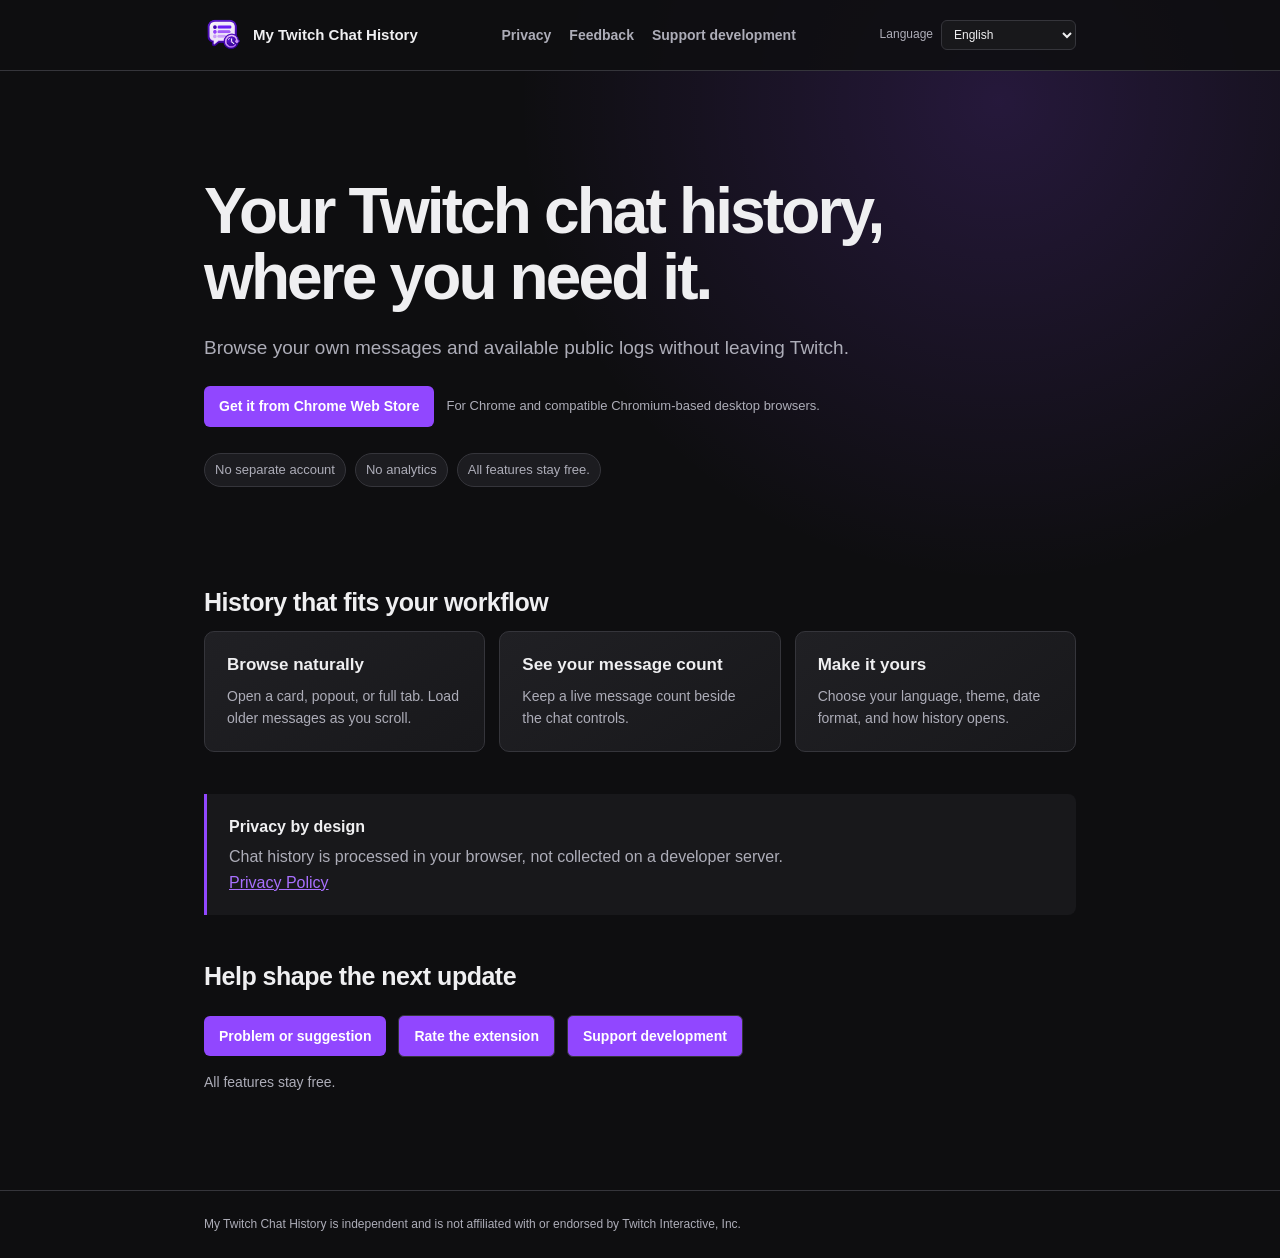
<file: index.html>
<!doctype html>
<html lang="en">
  <head>
    <meta charset="UTF-8" />
    <meta name="viewport" content="width=device-width, initial-scale=1" />
    <meta name="description" content="My Twitch Chat History lets you view your personal chat history and message count directly inside Twitch." />
    <title>My Twitch Chat History</title>
    <link rel="icon" href="assets/icon.png" />
    <link rel="stylesheet" href="assets/style.css?v=20261005l10n" />
  </head>
  <body data-description="homeLead">
    <header class="site-header">
      <nav class="nav" aria-label="Primary navigation">
        <a class="brand" href="./" data-page=""><img src="assets/icon.png" alt="" /><span data-product>My Twitch Chat History</span></a>
        <div class="nav-links"><a href="privacy/" data-page="privacy/" data-i18n="privacy">Privacy</a><a href="support/" data-page="support/" data-i18n="feedback">Feedback</a><a href="donate/" data-page="donate/" data-i18n="donate">Support development</a></div>
        <label class="language-control"><span data-i18n="language">Language</span><select id="site-language"></select></label>
      </nav>
    </header>
    <main>
      <section class="hero">
        <h1 data-i18n="homeTitle">Your Twitch chat history, where you need it.</h1>
        <p class="lead" data-i18n="homeLead">Browse your own messages and available public logs without leaving Twitch.</p>
        <div class="store-action">
          <a class="button" href="https://chromewebstore.google.com/detail/gigogimnabnbbdffaocnnolakaggnahp" data-destination="storeUrl" data-i18n="install">Get it from Chrome Web Store</a>
          <span data-i18n="browserNote">For Chrome and compatible Chromium-based desktop browsers.</span>
        </div>
        <div class="pill-row"><span class="pill" data-i18n="noAccount">No separate account</span><span class="pill" data-i18n="noAnalytics">No analytics</span><span class="pill" data-i18n="free">All features stay free.</span></div>
      </section>

      <section aria-labelledby="features-title">
        <h2 id="features-title" data-i18n="featuresTitle">History that fits your workflow</h2>
        <div class="grid">
          <article class="card"><h3 data-i18n="browseTitle">Browse naturally</h3><p data-i18n="browseText">Open a card, popout, or full tab. Load older messages as you scroll.</p></article>
          <article class="card"><h3 data-i18n="countTitle">See your message count</h3><p data-i18n="countText">Keep a live message count beside the chat controls.</p></article>
          <article class="card"><h3 data-i18n="matchTitle">Make it yours</h3><p data-i18n="matchText">Choose your language, theme, date format, and how history opens.</p></article>
        </div>
      </section>

      <aside class="notice">
        <strong data-i18n="privateTitle">Privacy by design</strong>
        <p data-i18n="privateText">Chat history is processed in your browser, not collected on a developer server.</p>
        <a href="privacy/" data-page="privacy/" data-i18n="privacyTitle">Privacy Policy</a>
      </aside>
      <section aria-labelledby="community-title">
        <h2 id="community-title" data-i18n="communityTitle">Help shape the next update</h2>
        <div class="store-action"><a class="button" href="support/" data-page="support/" data-i18n="report">Problem or suggestion</a><a class="button button-secondary" href="https://chromewebstore.google.com/detail/gigogimnabnbbdffaocnnolakaggnahp/reviews" data-destination="reviewUrl" target="_blank" rel="noopener noreferrer" data-i18n="rate">Rate the extension</a><a class="button button-secondary" href="donate/" data-page="donate/" data-i18n="donate">Support development</a></div>
        <p class="community-note" data-i18n="free">All features stay free.</p>
      </section>
    </main>
    <footer class="site-footer"><div class="footer-inner" data-i18n="footer">My Twitch Chat History is independent and is not affiliated with or endorsed by Twitch Interactive, Inc.</div></footer>
    <script type="module" src="assets/site.js?v=20261005release"></script>
  </body>
</html>
</file>
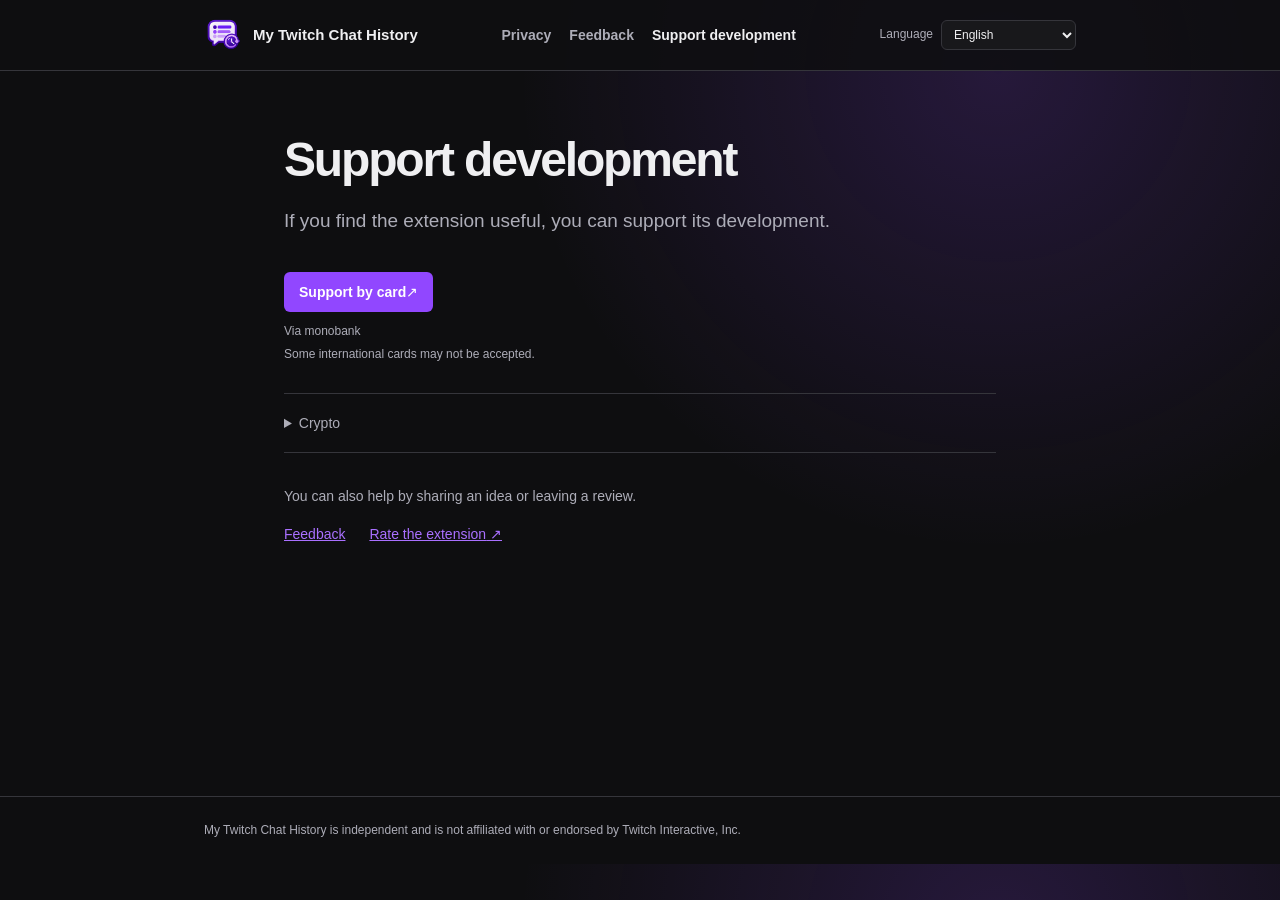
<file: donate/index.html>
<!doctype html>
<html lang="en">
  <head>
    <meta charset="UTF-8" /><meta name="viewport" content="width=device-width, initial-scale=1" />
    <meta name="description" content="Optional support for free chat history extension development." />
    <title>Support development — My Twitch Chat History</title>
    <link rel="icon" href="../assets/icon.png" /><link rel="stylesheet" href="../assets/style.css?v=20261005l10n" />
  </head>
  <body data-title="donate" data-description="donationText">
    <header class="site-header">
      <nav class="nav" aria-label="Primary navigation">
        <a class="brand" href="../" data-page=""><img src="../assets/icon.png" alt="" /><span data-product>My Twitch Chat History</span></a>
        <div class="nav-links"><a href="../privacy/" data-page="privacy/" data-i18n="privacy">Privacy</a><a href="../support/" data-page="support/" data-i18n="feedback">Feedback</a><a href="./" data-page="donate/" data-i18n="donate" aria-current="page">Support development</a></div>
        <label class="language-control"><span data-i18n="language">Language</span><select id="site-language"></select></label>
      </nav>
    </header>
    <main class="document donate-page">
      <h1 data-i18n="donate">Support development</h1>
      <p class="lead" data-i18n="supportLead">If you find the extension useful, you can support its development.</p>
      <div class="donation-primary">
        <a class="button" href="https://send.monobank.ua/jar/3t818DXJWc" data-destination="donationUrl" target="_blank" rel="noopener noreferrer"><span data-i18n="mono">Support by card</span> ↗</a>
        <p class="payment-note payment-provider" data-i18n="paymentProvider">Via monobank</p>
        <p class="payment-note payment-availability" data-i18n="paymentNote">Some international cards may not be accepted.</p>
      </div>
      <details class="crypto-section">
        <summary data-i18n="cryptoOption">Crypto</summary>
        <label class="crypto-choice" hidden><span data-i18n="cryptoAssetNetwork">Asset and network</span><select id="crypto-choice"><option value="usdt-tron">USDT · Tron (TRC20)</option><option value="usdc-base">USDC · Base</option></select></label>
        <div class="crypto-grid">
          <article class="crypto-card" data-crypto="usdt-tron" aria-labelledby="usdt-heading">
            <h3 id="usdt-heading">USDT <span class="network-badge">Tron (TRC20)</span></h3>
            <p class="network-warning" data-i18n="cryptoUsdtOnly">USDT on Tron (TRC20) only.</p>
            <details class="qr-details"><summary data-i18n="cryptoShowQr">Show QR</summary><img class="crypto-qr" data-crypto-qr src="../assets/usdt-tron-qr.svg" width="220" height="220" alt="USDT · Tron (TRC20)" /><p class="payment-note" data-i18n="cryptoQrNote">QR codes contain only the address. Select the matching asset and network yourself.</p></details>
            <p class="address-label" data-i18n="cryptoAddress">Receiving address</p>
            <code class="crypto-address" data-crypto-address>TWJikfQVaPZHHGLRdwwogQWfRZoz3LddCf</code>
            <button type="button" class="button" data-crypto-copy data-i18n="cryptoCopy">Copy address</button>
            <p class="copy-status" data-crypto-status role="status" aria-live="polite"></p>
          </article>
          <article class="crypto-card" data-crypto="usdc-base" aria-labelledby="usdc-heading">
            <h3 id="usdc-heading">USDC <span class="network-badge">Base</span></h3>
            <p class="network-warning" data-i18n="cryptoUsdcOnly">USDC on Base only.</p>
            <details class="qr-details"><summary data-i18n="cryptoShowQr">Show QR</summary><img class="crypto-qr" data-crypto-qr src="../assets/usdc-base-qr.svg" width="220" height="220" alt="USDC · Base" /><p class="payment-note" data-i18n="cryptoQrNote">QR codes contain only the address. Select the matching asset and network yourself.</p></details>
            <p class="address-label" data-i18n="cryptoAddress">Receiving address</p>
            <code class="crypto-address" data-crypto-address>0x3737e613c4f751eda0e4704e6cf60a9bac326667</code>
            <button type="button" class="button" data-crypto-copy data-i18n="cryptoCopy">Copy address</button>
            <p class="copy-status" data-crypto-status role="status" aria-live="polite"></p>
          </article>
        </div>
        <div class="crypto-safety">
          <p data-i18n="cryptoFeesNote">Network and exchange fees may apply. For a small tip, check the fee before sending.</p>
        </div>
        <p id="crypto-preview-note" class="preview-note" data-i18n="cryptoPreview" hidden></p>
        <noscript><p>JavaScript is needed for the copy buttons. You can copy a displayed address manually; check its asset and network before sending.</p></noscript>
      </details>
      <div class="other-help">
        <p data-i18n="otherHelp">You can also help by sharing an idea or leaving a review.</p>
        <a href="../support/" data-page="support/" data-i18n="feedback">Feedback</a>
        <a href="https://chromewebstore.google.com/detail/gigogimnabnbbdffaocnnolakaggnahp/reviews" data-destination="reviewUrl" target="_blank" rel="noopener noreferrer"><span data-i18n="rate">Rate the extension</span> ↗</a>
      </div>
      <p id="payment-preview-note" class="preview-note" data-i18n="paymentPreview" hidden></p>
    </main>
    <footer class="site-footer"><div class="footer-inner" data-i18n="footer">My Twitch Chat History is independent and is not affiliated with or endorsed by Twitch Interactive, Inc.</div></footer>
    <script type="module" src="../assets/crypto-donations.js?v=20261005release"></script>
    <script type="module">if (['127.0.0.1', 'localhost', '[::1]'].includes(location.hostname)) document.querySelectorAll('#payment-preview-note, #crypto-preview-note').forEach(note => note.hidden = false);</script>
  </body>
</html>
</file>
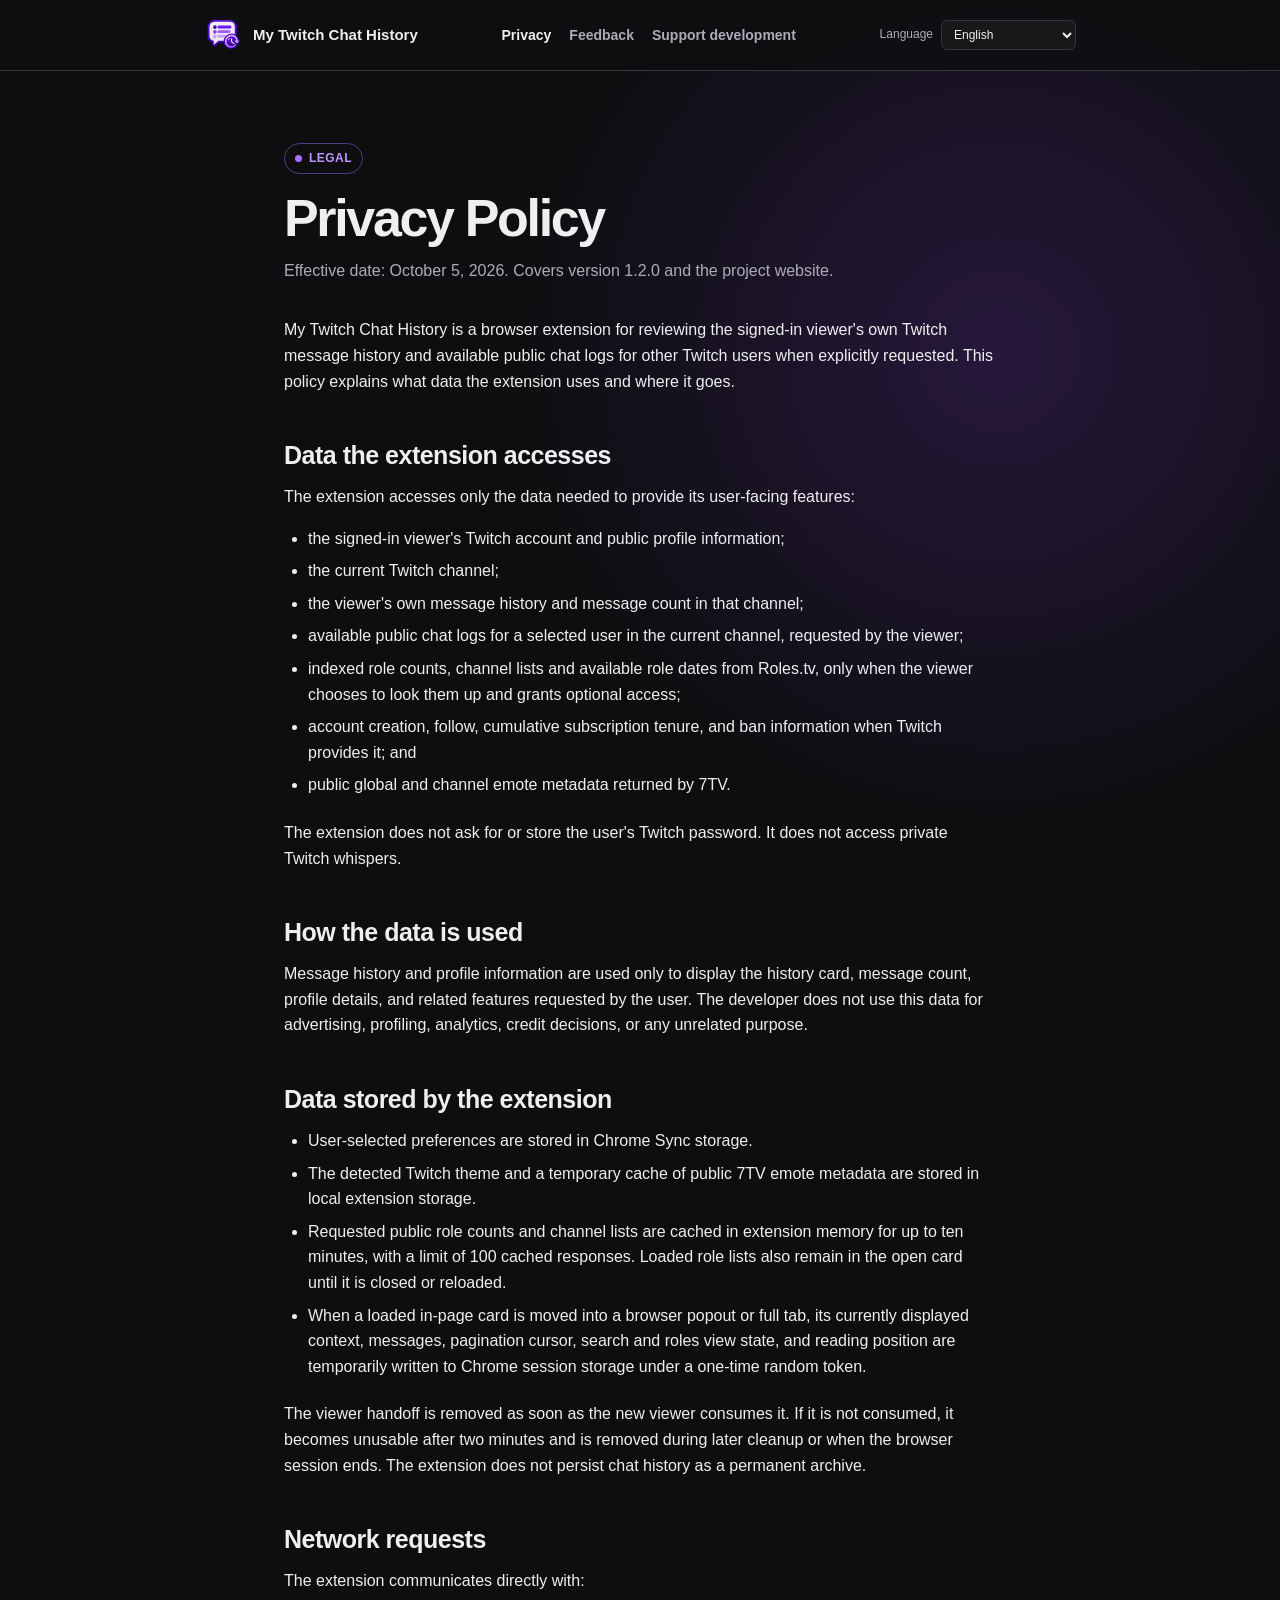
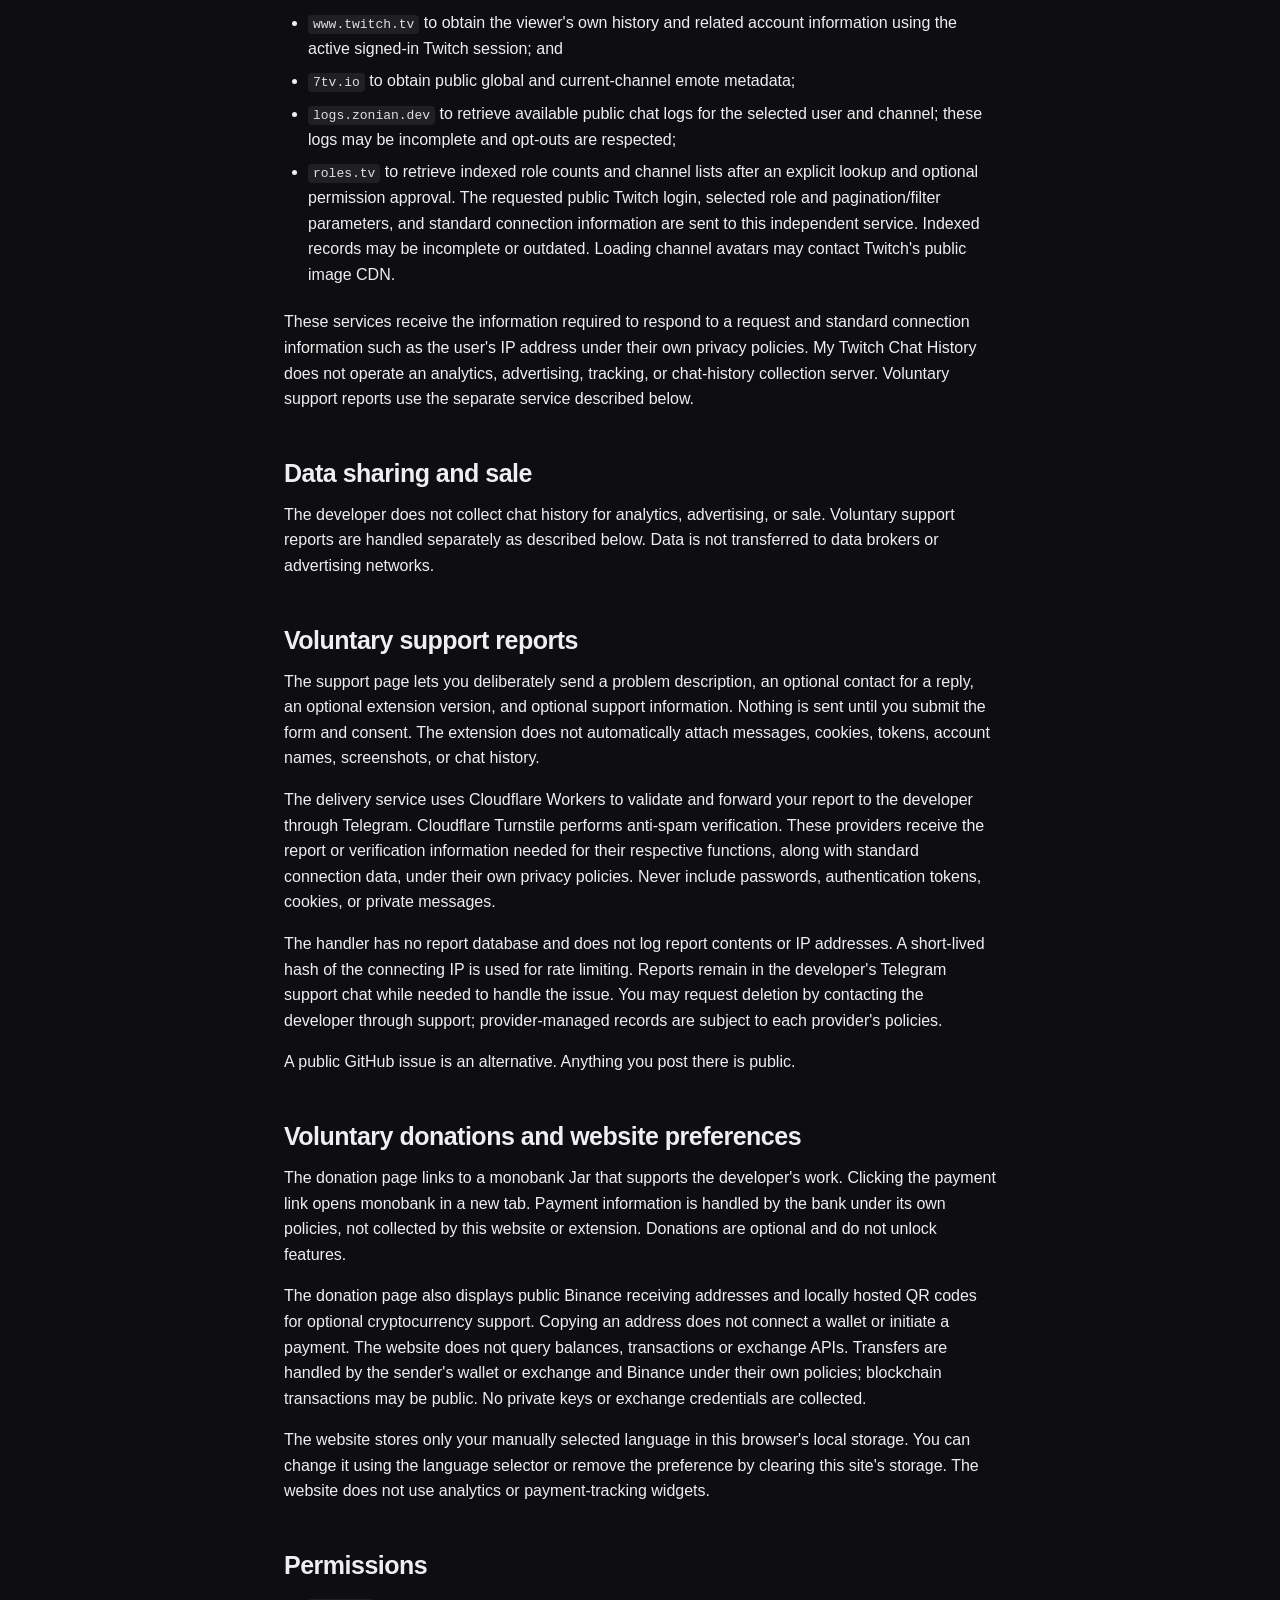
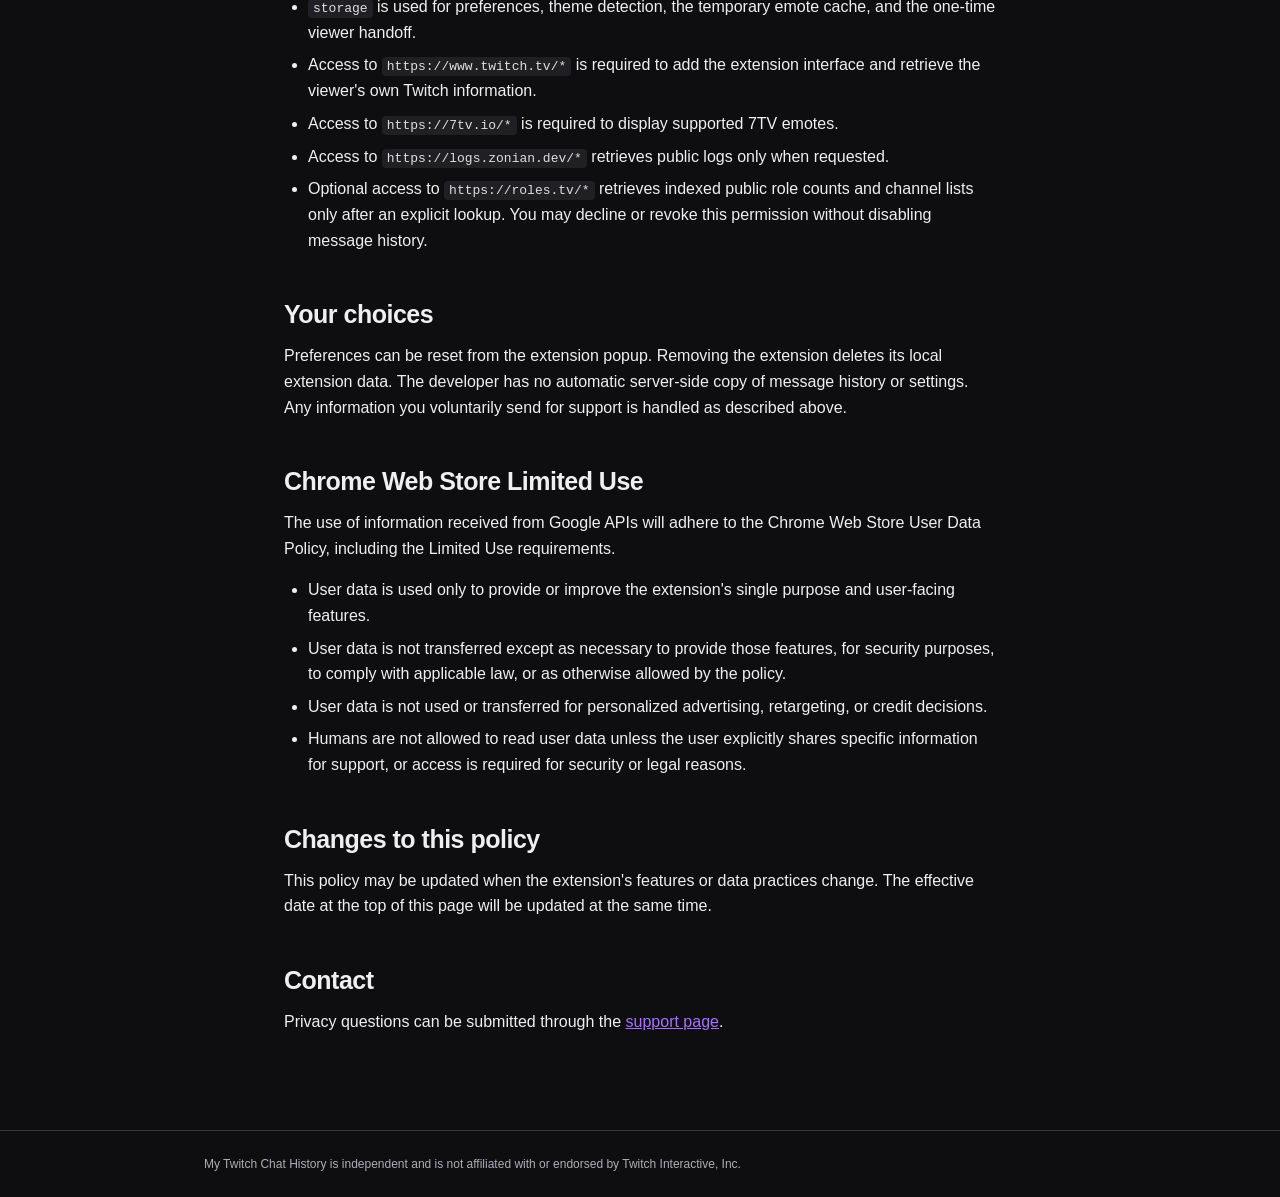
<file: privacy/index.html>
<!doctype html>
<html lang="en">
  <head>
    <meta charset="UTF-8" />
    <meta name="viewport" content="width=device-width, initial-scale=1" />
    <meta name="description" content="Privacy Policy for the My Twitch Chat History Chrome extension." />
    <title>Privacy Policy — My Twitch Chat History</title>
    <link rel="icon" href="../assets/icon.png" />
    <link rel="stylesheet" href="../assets/style.css?v=20261005l10n" />
  </head>
  <body data-title="privacyTitle">
    <header class="site-header">
      <nav class="nav" aria-label="Primary navigation">
        <a class="brand" href="../" data-page=""><img src="../assets/icon.png" alt="" /><span data-product>My Twitch Chat History</span></a>
        <div class="nav-links"><a href="./" data-page="privacy/" data-i18n="privacy" aria-current="page">Privacy</a><a href="../support/" data-page="support/" data-i18n="feedback">Feedback</a><a href="../donate/" data-page="donate/" data-i18n="donate">Support development</a></div>
        <label class="language-control"><span data-i18n="language">Language</span><select id="site-language"></select></label>
      </nav>
    </header>
    <main class="document" lang="en">
      <span class="eyebrow">Legal</span>
      <h1 class="page-title" data-i18n="privacyTitle">Privacy Policy</h1>
      <p id="legal-language-note" class="notice" data-i18n="legalEnglish" hidden></p>
      <p class="updated">Effective date: October 5, 2026. Covers version 1.2.0 and the project website.</p>

      <p>My Twitch Chat History is a browser extension for reviewing the signed-in viewer's own Twitch message history and available public chat logs for other Twitch users when explicitly requested. This policy explains what data the extension uses and where it goes.</p>

      <h2>Data the extension accesses</h2>
      <p>The extension accesses only the data needed to provide its user-facing features:</p>
      <ul>
        <li>the signed-in viewer's Twitch account and public profile information;</li>
        <li>the current Twitch channel;</li>
        <li>the viewer's own message history and message count in that channel;</li>
        <li>available public chat logs for a selected user in the current channel, requested by the viewer;</li>
        <li>indexed role counts, channel lists and available role dates from Roles.tv, only when the viewer chooses to look them up and grants optional access;</li>
        <li>account creation, follow, cumulative subscription tenure, and ban information when Twitch provides it; and</li>
        <li>public global and channel emote metadata returned by 7TV.</li>
      </ul>
      <p>The extension does not ask for or store the user's Twitch password. It does not access private Twitch whispers.</p>

      <h2>How the data is used</h2>
      <p>Message history and profile information are used only to display the history card, message count, profile details, and related features requested by the user. The developer does not use this data for advertising, profiling, analytics, credit decisions, or any unrelated purpose.</p>

      <h2>Data stored by the extension</h2>
      <ul>
        <li>User-selected preferences are stored in Chrome Sync storage.</li>
        <li>The detected Twitch theme and a temporary cache of public 7TV emote metadata are stored in local extension storage.</li>
        <li>Requested public role counts and channel lists are cached in extension memory for up to ten minutes, with a limit of 100 cached responses. Loaded role lists also remain in the open card until it is closed or reloaded.</li>
        <li>When a loaded in-page card is moved into a browser popout or full tab, its currently displayed context, messages, pagination cursor, search and roles view state, and reading position are temporarily written to Chrome session storage under a one-time random token.</li>
      </ul>
      <p>The viewer handoff is removed as soon as the new viewer consumes it. If it is not consumed, it becomes unusable after two minutes and is removed during later cleanup or when the browser session ends. The extension does not persist chat history as a permanent archive.</p>

      <h2>Network requests</h2>
      <p>The extension communicates directly with:</p>
      <ul>
        <li><code>www.twitch.tv</code> to obtain the viewer's own history and related account information using the active signed-in Twitch session; and</li>
        <li><code>7tv.io</code> to obtain public global and current-channel emote metadata;</li>
        <li><code>logs.zonian.dev</code> to retrieve available public chat logs for the selected user and channel; these logs may be incomplete and opt-outs are respected;</li>
        <li><code>roles.tv</code> to retrieve indexed role counts and channel lists after an explicit lookup and optional permission approval. The requested public Twitch login, selected role and pagination/filter parameters, and standard connection information are sent to this independent service. Indexed records may be incomplete or outdated. Loading channel avatars may contact Twitch's public image CDN.</li>
      </ul>
      <p>These services receive the information required to respond to a request and standard connection information such as the user's IP address under their own privacy policies. My Twitch Chat History does not operate an analytics, advertising, tracking, or chat-history collection server. Voluntary support reports use the separate service described below.</p>

      <h2>Data sharing and sale</h2>
      <p>The developer does not collect chat history for analytics, advertising, or sale. Voluntary support reports are handled separately as described below. Data is not transferred to data brokers or advertising networks.</p>

      <h2>Voluntary support reports</h2>
      <p>The support page lets you deliberately send a problem description, an optional contact for a reply, an optional extension version, and optional support information. Nothing is sent until you submit the form and consent. The extension does not automatically attach messages, cookies, tokens, account names, screenshots, or chat history.</p>
      <p>The delivery service uses Cloudflare Workers to validate and forward your report to the developer through Telegram. Cloudflare Turnstile performs anti-spam verification. These providers receive the report or verification information needed for their respective functions, along with standard connection data, under their own privacy policies. Never include passwords, authentication tokens, cookies, or private messages.</p>
      <p>The handler has no report database and does not log report contents or IP addresses. A short-lived hash of the connecting IP is used for rate limiting. Reports remain in the developer's Telegram support chat while needed to handle the issue. You may request deletion by contacting the developer through support; provider-managed records are subject to each provider's policies.</p>
      <p>A public GitHub issue is an alternative. Anything you post there is public.</p>

      <h2>Voluntary donations and website preferences</h2>
      <p>The donation page links to a monobank Jar that supports the developer's work. Clicking the payment link opens monobank in a new tab. Payment information is handled by the bank under its own policies, not collected by this website or extension. Donations are optional and do not unlock features.</p>
      <p>The donation page also displays public Binance receiving addresses and locally hosted QR codes for optional cryptocurrency support. Copying an address does not connect a wallet or initiate a payment. The website does not query balances, transactions or exchange APIs. Transfers are handled by the sender's wallet or exchange and Binance under their own policies; blockchain transactions may be public. No private keys or exchange credentials are collected.</p>
      <p>The website stores only your manually selected language in this browser's local storage. You can change it using the language selector or remove the preference by clearing this site's storage. The website does not use analytics or payment-tracking widgets.</p>

      <h2>Permissions</h2>
      <ul>
        <li><code>storage</code> is used for preferences, theme detection, the temporary emote cache, and the one-time viewer handoff.</li>
        <li>Access to <code>https://www.twitch.tv/*</code> is required to add the extension interface and retrieve the viewer's own Twitch information.</li>
        <li>Access to <code>https://7tv.io/*</code> is required to display supported 7TV emotes.</li>
        <li>Access to <code>https://logs.zonian.dev/*</code> retrieves public logs only when requested.</li>
        <li>Optional access to <code>https://roles.tv/*</code> retrieves indexed public role counts and channel lists only after an explicit lookup. You may decline or revoke this permission without disabling message history.</li>
      </ul>

      <h2>Your choices</h2>
      <p>Preferences can be reset from the extension popup. Removing the extension deletes its local extension data. The developer has no automatic server-side copy of message history or settings. Any information you voluntarily send for support is handled as described above.</p>

      <h2>Chrome Web Store Limited Use</h2>
      <p>The use of information received from Google APIs will adhere to the Chrome Web Store User Data Policy, including the Limited Use requirements.</p>
      <ul>
        <li>User data is used only to provide or improve the extension's single purpose and user-facing features.</li>
        <li>User data is not transferred except as necessary to provide those features, for security purposes, to comply with applicable law, or as otherwise allowed by the policy.</li>
        <li>User data is not used or transferred for personalized advertising, retargeting, or credit decisions.</li>
        <li>Humans are not allowed to read user data unless the user explicitly shares specific information for support, or access is required for security or legal reasons.</li>
      </ul>

      <h2>Changes to this policy</h2>
      <p>This policy may be updated when the extension's features or data practices change. The effective date at the top of this page will be updated at the same time.</p>

      <h2>Contact</h2>
      <p>Privacy questions can be submitted through the <a href="../support/" data-page="support/">support page</a>.</p>
    </main>
    <footer class="site-footer"><div class="footer-inner" data-i18n="footer">My Twitch Chat History is independent and is not affiliated with or endorsed by Twitch Interactive, Inc.</div></footer>
    <script type="module" src="../assets/site.js?v=20261005release"></script>
  </body>
</html>
</file>
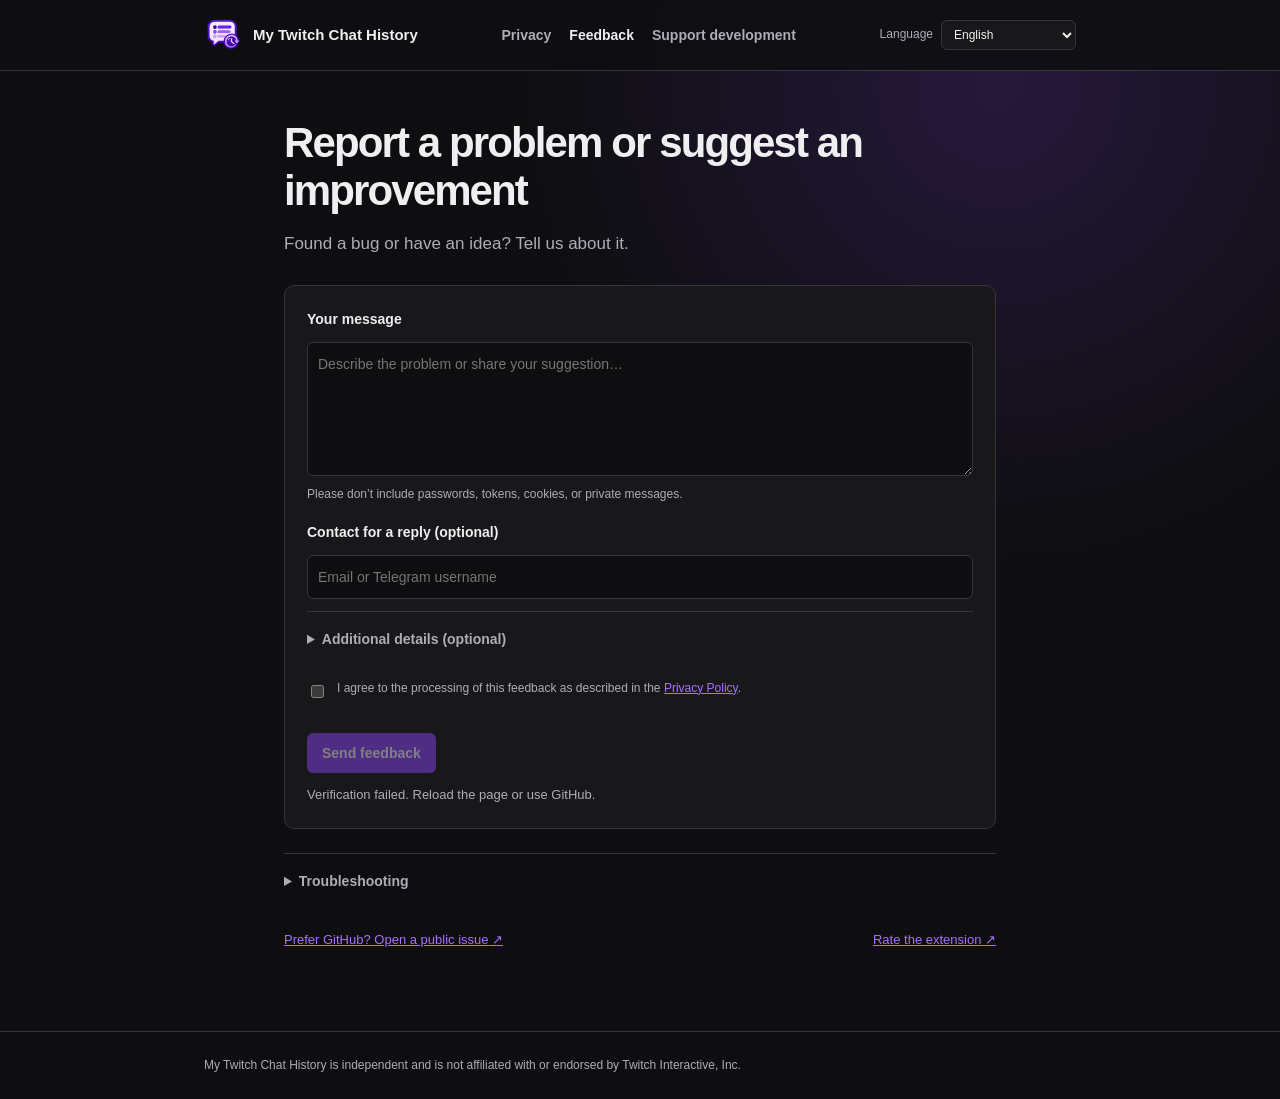
<file: support/index.html>
<!doctype html>
<html lang="en">
  <head>
    <meta charset="UTF-8" /><meta name="viewport" content="width=device-width, initial-scale=1" />
    <meta name="description" content="Report a problem or suggest an improvement for My Twitch Chat History." />
    <title>Feedback — My Twitch Chat History</title>
    <link rel="icon" href="../assets/icon.png" /><link rel="stylesheet" href="../assets/style.css?v=20261005l10n" />
  </head>
  <body data-title="feedback" data-description="feedbackLead">
    <header class="site-header">
      <nav class="nav" aria-label="Primary navigation">
        <a class="brand" href="../" data-page=""><img src="../assets/icon.png" alt="" /><span data-product>My Twitch Chat History</span></a>
        <div class="nav-links"><a href="../privacy/" data-page="privacy/" data-i18n="privacy">Privacy</a><a href="./" data-page="support/" data-i18n="feedback" aria-current="page">Feedback</a><a href="../donate/" data-page="donate/" data-i18n="donate">Support development</a></div>
        <label class="language-control"><span data-i18n="language">Language</span><select id="site-language"></select></label>
      </nav>
    </header>
    <main class="document feedback-page">
      <h1 data-i18n="feedbackTitle">Report a problem or suggest an improvement</h1>
      <p class="lead" data-i18n="feedbackLead">Found a bug or have an idea? Tell us about it.</p>
      <form id="support-form" class="support-form">
        <label for="report-message" data-i18n="message">Your message</label>
        <textarea id="report-message" name="message" required minlength="20" maxlength="2000" rows="5" data-i18n-placeholder="messagePlaceholder" placeholder="Describe the problem or share your suggestion…"></textarea>
        <p class="field-note" data-i18n="safeNote">Please don’t include passwords, tokens, cookies, or private messages.</p>
        <label for="report-contact" data-i18n="contact">Contact for a reply (optional)</label>
        <input id="report-contact" name="contact" maxlength="120" autocomplete="off" data-i18n-placeholder="contactPlaceholder" placeholder="Email or Telegram username" />
        <details class="disclosure">
          <summary data-i18n="details">Additional details (optional)</summary>
          <div class="additional-fields">
            <label for="report-version" data-i18n="version">Extension version</label>
            <input id="report-version" name="version" maxlength="32" placeholder="1.2.0" pattern="[a-zA-Z0-9. \-]+" />
            <label for="report-info" data-i18n="info">Technical details</label>
            <textarea id="report-info" name="info" maxlength="1500" rows="3" data-i18n-placeholder="infoPlaceholder" placeholder="Browser, steps to reproduce, or information copied from extension settings"></textarea>
          </div>
        </details>
        <div class="honeypot" aria-hidden="true"><label for="report-website">Leave this field empty</label><input id="report-website" name="website" tabindex="-1" autocomplete="off" /></div>
        <label class="consent"><input name="consent" type="checkbox" required /><span><span data-i18n="consent">I agree to the processing of this feedback as described in the</span> <a href="../privacy/" data-page="privacy/" data-i18n="privacyTitle">Privacy Policy</a>.</span></label>
        <div id="verification"></div>
        <button class="button" id="send-report" type="submit" disabled data-i18n="send">Send feedback</button>
        <p id="report-status" role="status" aria-live="polite" data-i18n="verificationWaiting">Complete verification to send.</p>
      </form>
      <details class="disclosure">
        <summary data-i18n="troubleshoot">Troubleshooting</summary>
        <ol><li data-i18n="step1">Make sure you’re signed in to Twitch.</li><li data-i18n="step2">Reload the extension in chrome://extensions.</li><li data-i18n="step3">Refresh Twitch with Ctrl+Shift+R, then try again.</li></ol>
      </details>
      <div class="feedback-footer">
        <a href="https://github.com/monbev/my-twitch-chat-history-site/issues/new" data-destination="issueUrl" target="_blank" rel="noopener noreferrer"><span data-i18n="github">Prefer GitHub? Open a public issue</span> ↗</a>
        <a href="https://chromewebstore.google.com/detail/gigogimnabnbbdffaocnnolakaggnahp/reviews" data-destination="reviewUrl" target="_blank" rel="noopener noreferrer"><span data-i18n="rate">Rate the extension</span> ↗</a>
      </div>
      <noscript><p>JavaScript and anti-spam verification are required to send feedback. You can use the public GitHub issue link instead.</p></noscript>
    </main>
    <footer class="site-footer"><div class="footer-inner" data-i18n="footer">My Twitch Chat History is independent and is not affiliated with or endorsed by Twitch Interactive, Inc.</div></footer>
    <script type="module" src="../assets/support-form.js?v=20261005release"></script>
  </body>
</html>
</file>
<file: assets/style.css>
:root {
  color-scheme: dark;
  --background: #0e0e10;
  --surface: #18181b;
  --surface-raised: #202024;
  --border: #35353b;
  --text: #efeff1;
  --muted: #adadb8;
  --accent: #a970ff;
  --accent-strong: #9147ff;
  --max-width: 920px;
  font-family: Inter, Roobert, "Helvetica Neue", Arial, sans-serif;
  font-synthesis: none;
  text-rendering: optimizeLegibility;
}

* { box-sizing: border-box; }

body {
  min-width: 320px;
  margin: 0;
  background:
    radial-gradient(circle at 78% 8%, rgba(145, 71, 255, .18), transparent 30rem),
    var(--background);
  color: var(--text);
  line-height: 1.6;
}

a { color: var(--accent); }
a:hover { color: #bf94ff; }
button { font-family: inherit; border: 0; cursor: pointer; }
button:disabled { opacity: .45; cursor: not-allowed; }
.support-form { display: grid; gap: 10px; margin: 24px 0; padding: 22px; border: 1px solid var(--border); border-radius: 10px; background: var(--surface); }
.support-form label { font-size: 14px; font-weight: 650; }
.support-form label span { color: var(--muted); font-weight: 400; }
.support-form input:not([type=checkbox]), .support-form textarea { width: 100%; border: 1px solid var(--border); border-radius: 6px; padding: 10px; background: var(--background); color: var(--text); font: inherit; font-size: 14px; }
.support-form textarea { resize: vertical; }
.support-form input:focus, .support-form textarea:focus { outline: 2px solid var(--accent); outline-offset: 2px; }
.support-form .consent { display: flex; align-items: flex-start; gap: 10px; }
.consent input { flex: 0 0 auto; margin-top: 6px; }
.support-form .button { justify-self: start; }
#report-status { margin: 0; color: var(--muted); font-size: 13px; }
.honeypot { position: absolute; left: -10000px; width: 1px; height: 1px; overflow: hidden; }

.site-header {
  border-bottom: 1px solid var(--border);
  background: rgba(14, 14, 16, .88);
}

.nav {
  display: flex;
  max-width: var(--max-width);
  min-height: 70px;
  align-items: center;
  justify-content: space-between;
  gap: 24px;
  margin: 0 auto;
  padding: 12px 24px;
}

.brand {
  display: flex;
  align-items: center;
  gap: 11px;
  color: var(--text);
  font-size: 15px;
  font-weight: 750;
  line-height: 1.2;
  text-decoration: none;
}

.brand img { width: 38px; height: 38px; }

.nav-links { display: flex; gap: 18px; }
.nav-links a { color: var(--muted); font-size: 14px; font-weight: 650; text-decoration: none; }
.nav-links a:hover, .nav-links a[aria-current="page"] { color: var(--text); }
.nav { flex-wrap: wrap; }
.nav-links { flex-wrap: wrap; gap: 10px 18px; }
.language-control { display: flex; align-items: center; gap: 8px; color: var(--muted); font-size: 12px; }
.language-control select { max-width: 170px; padding: 6px 8px; border: 1px solid var(--border); border-radius: 6px; background: var(--surface); color: var(--text); font: inherit; }
:focus-visible { outline: 2px solid var(--accent); outline-offset: 3px; }
[hidden] { display: none !important; }
.feedback-page { padding-top: 48px; }
.feedback-page h1 { font-size: clamp(30px, 4.5vw, 42px); line-height: 1.14; }
.feedback-page .lead { margin-top: 16px; font-size: 17px; }
.feedback-page .support-form { margin-top: 28px; gap: 12px; }
.field-note { margin: -3px 0 4px; color: var(--muted); font-size: 12px; }
.disclosure { border-top: 1px solid var(--border); padding: 16px 0; }
.disclosure summary { cursor: pointer; font-size: 14px; font-weight: 650; color: var(--muted); }
.disclosure[open] summary { margin-bottom: 18px; color: var(--text); }
.additional-fields { display: grid; gap: 10px; }
.support-form .consent { font-size: 12px; line-height: 1.6; font-weight: 400; }
.support-form .consent span { color: var(--muted); }
.feedback-footer { display: flex; flex-wrap: wrap; justify-content: space-between; gap: 12px; margin-top: 22px; font-size: 13px; }
.donate-page { padding-top: 64px; min-height: calc(100vh - 175px); }
.donate-page h1 { font-size: clamp(34px, 6vw, 48px); }
.donation-primary { margin-top: 28px; }
.donation-primary .payment-note { max-width: 540px; color: var(--muted); }
.payment-note { margin: 14px 0 0; font-size: 12px !important; }
.donation-primary .payment-provider { margin-top: 10px; }
.donation-primary .payment-availability { margin-top: 4px; }
.crypto-section { margin-top: 28px; padding: 18px 0; border-top: 1px solid var(--border); border-bottom: 1px solid var(--border); }
.crypto-section summary { cursor: pointer; color: var(--muted); font-size: 14px; width: fit-content; }
.crypto-section summary:hover { color: var(--text); }
.crypto-choice { display: grid; gap: 8px; margin-top: 20px; font-size: 12px; color: var(--muted); }
.crypto-choice select { width: 100%; max-width: 320px; background: var(--surface); color: var(--text); border: 1px solid var(--border); border-radius: 6px; padding: 10px; font: inherit; font-size: 14px; }
.crypto-grid { display: grid; gap: 16px; margin-top: 18px; }
.crypto-card { min-width: 0; padding: 18px; border: 1px solid var(--border); border-radius: 8px; background: var(--surface); }
[hidden] { display: none !important; }
.crypto-card h3 { display: flex; align-items: center; flex-wrap: wrap; gap: 8px; font-size: 20px; }
.network-badge { border: 1px solid var(--border); border-radius: 5px; padding: 2px 7px; color: #bf94ff; font-size: 12px; letter-spacing: 0; }
.network-warning { margin: 8px 0 16px; color: var(--muted); font-size: 13px; }
.qr-details { margin-bottom: 16px; }
.crypto-qr { display: block; width: 180px; max-width: 100%; height: auto; margin: 16px 0 0; background: #fff; border-radius: 5px; }
.address-label { margin-bottom: 6px; color: var(--muted); font-size: 12px; }
.document .crypto-address { display: block; padding: 10px; font-size: 12px; line-height: 1.6; overflow-wrap: anywhere; user-select: all; }
.copy-status { margin: 10px 0 0; color: var(--muted); font-size: 12px; overflow-wrap: anywhere; }
.copy-status:empty { display: none; }
.crypto-safety { margin-top: 16px; color: var(--muted); font-size: 12px; }
.crypto-safety p { margin-bottom: 8px; }
.crypto-safety p:last-child { margin-bottom: 0; }
.other-help { margin-top: 32px; color: var(--muted); font-size: 14px; }
.other-help a { display: inline-block; margin-right: 20px; }
.preview-note { margin-top: 28px; color: var(--muted); font-size: 12px; }
.community-note { margin-top: 14px; color: var(--muted); font-size: 14px; }
.button-secondary { background: var(--surface-raised); border: 1px solid var(--border); }
.button-secondary:hover { background: var(--surface); border-color: var(--accent); }
@media (max-width: 480px) {
  .feedback-page, .donate-page { padding: 34px 18px 46px; }
  .feedback-page .support-form { padding: 18px; }
}

main { max-width: var(--max-width); margin: 0 auto; padding: 72px 24px 80px; }

.hero { max-width: 720px; padding: 36px 0 54px; }

.eyebrow {
  display: inline-flex;
  align-items: center;
  gap: 7px;
  margin-bottom: 18px;
  padding: 5px 10px;
  border: 1px solid rgba(169, 112, 255, .45);
  border-radius: 999px;
  color: #bf94ff;
  font-size: 12px;
  font-weight: 750;
  letter-spacing: .04em;
  text-transform: uppercase;
}

.eyebrow::before { width: 7px; height: 7px; border-radius: 50%; background: var(--accent); content: ""; }

h1 { max-width: 760px; margin: 0; font-size: clamp(38px, 7vw, 64px); letter-spacing: -.045em; line-height: 1.03; }
.page-title { font-size: clamp(34px, 6vw, 52px); }
h2 { margin: 46px 0 14px; font-size: 25px; letter-spacing: -.02em; line-height: 1.2; }
h3 { margin: 0 0 8px; font-size: 17px; line-height: 1.3; }
h1, h2, h3 { overflow-wrap: anywhere; hyphens: auto; }
p { margin: 0 0 16px; }
.lead { max-width: 680px; margin-top: 22px; color: var(--muted); font-size: 19px; line-height: 1.55; }

.store-action { display: flex; align-items: center; flex-wrap: wrap; gap: 12px; margin-top: 24px; }
.store-action .button { margin-top: 0; }
.store-action span { color: var(--muted); font-size: 13px; }

.pill-row { display: flex; flex-wrap: wrap; gap: 9px; margin-top: 26px; }
.pill { padding: 6px 10px; border: 1px solid var(--border); border-radius: 999px; background: rgba(32, 32, 36, .78); color: var(--muted); font-size: 13px; }

.grid { display: grid; grid-template-columns: repeat(3, minmax(0, 1fr)); gap: 14px; }
.card { padding: 22px; border: 1px solid var(--border); border-radius: 10px; background: linear-gradient(145deg, var(--surface-raised), var(--surface)); }
.card p { margin: 0; color: var(--muted); font-size: 14px; }

.notice { margin-top: 42px; padding: 20px 22px; border-left: 3px solid var(--accent-strong); border-radius: 0 8px 8px 0; background: var(--surface); }
.notice strong { display: block; margin-bottom: 4px; }
.notice p { margin: 0; color: var(--muted); }

.document { max-width: 760px; }
.document .updated { margin: 12px 0 34px; color: var(--muted); }
.document ul, .document ol { margin: 10px 0 22px; padding-left: 24px; }
.document li { margin: 7px 0; }
.document code { padding: 2px 5px; border-radius: 4px; background: var(--surface-raised); color: #dedee3; }

.button {
  display: inline-flex;
  min-height: 40px;
  align-items: center;
  justify-content: center;
  margin-top: 8px;
  padding: 9px 15px;
  border-radius: 6px;
  background: var(--accent-strong);
  color: #fff;
  font-size: 14px;
  font-weight: 750;
  text-decoration: none;
}
.button:hover { background: #772ce8; color: #fff; }

.site-footer { border-top: 1px solid var(--border); }
.footer-inner { max-width: var(--max-width); margin: 0 auto; padding: 24px; color: var(--muted); font-size: 12px; }

@media (max-width: 720px) {
  .nav { align-items: flex-start; flex-direction: column; gap: 10px; }
  .nav-links { width: 100%; justify-content: space-between; }
  main { padding-top: 42px; }
  .hero { padding-top: 22px; }
  .grid { grid-template-columns: 1fr; }
}
</file>
